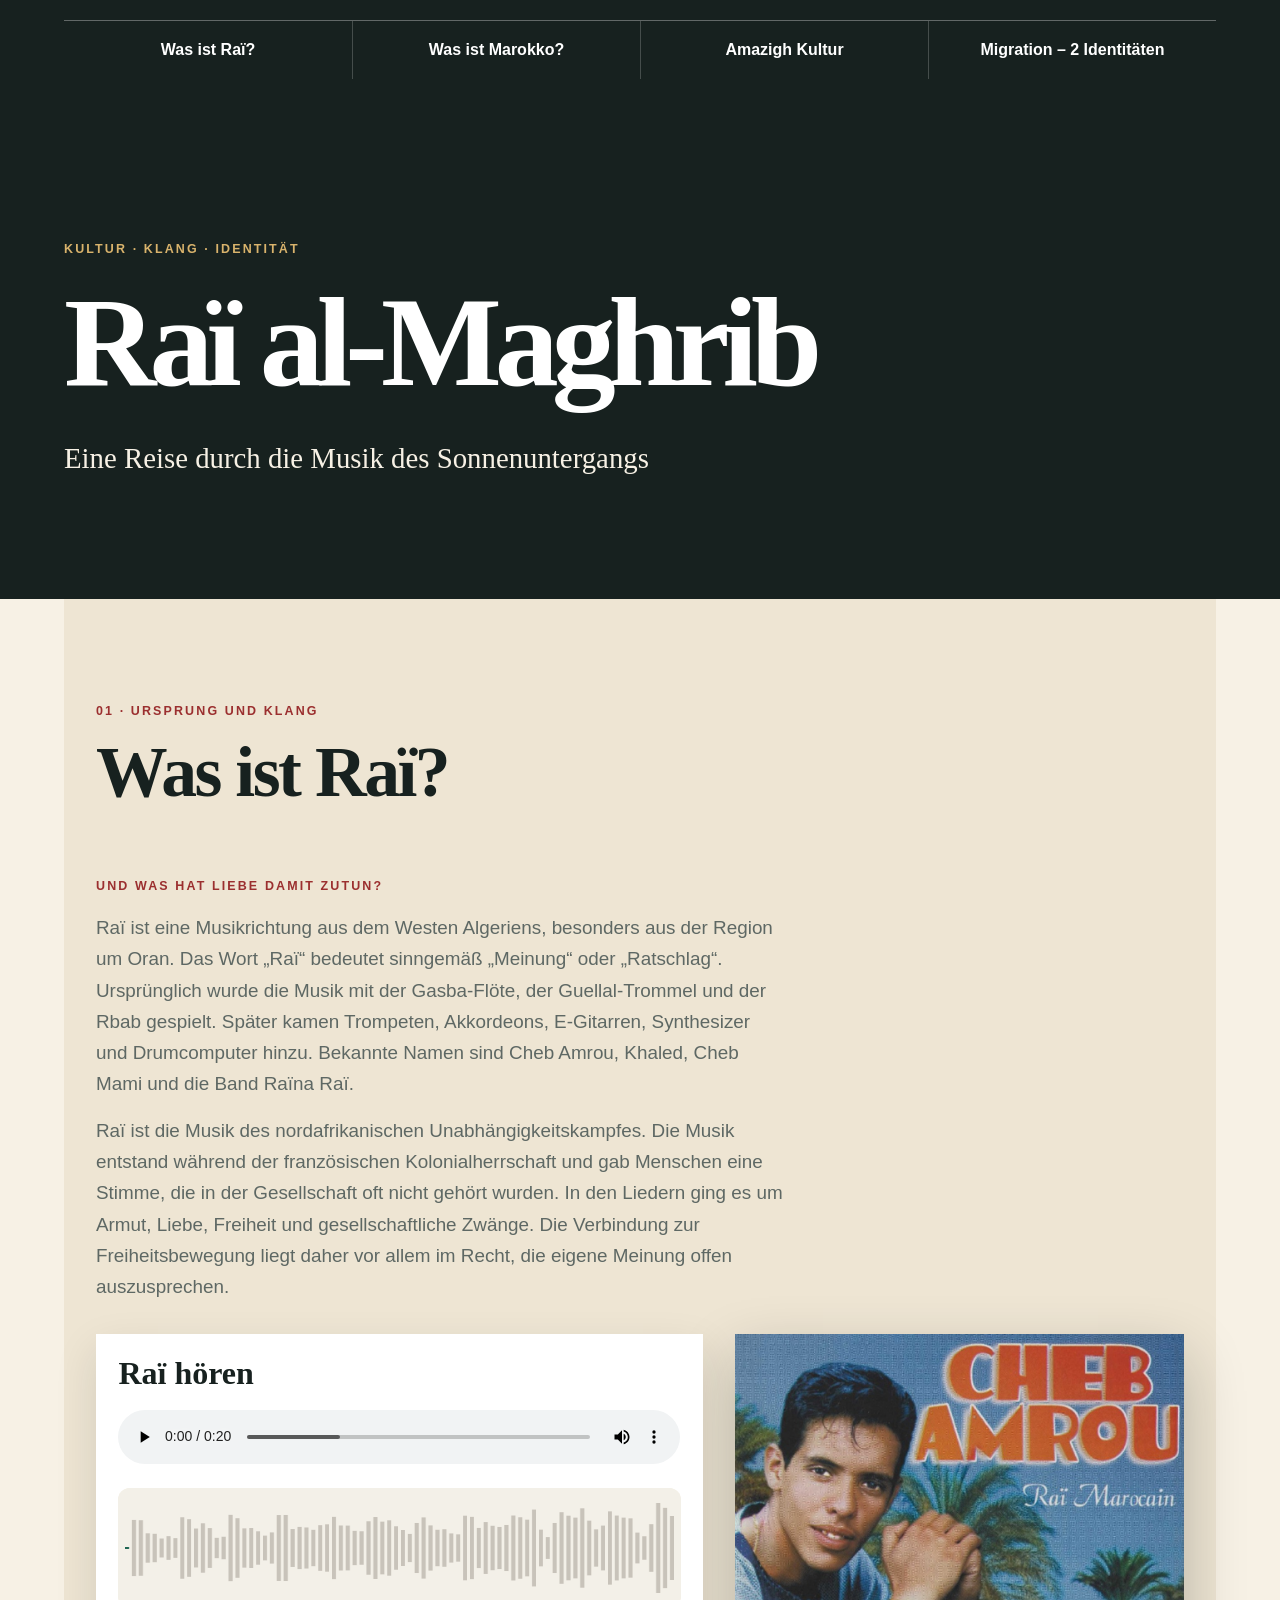
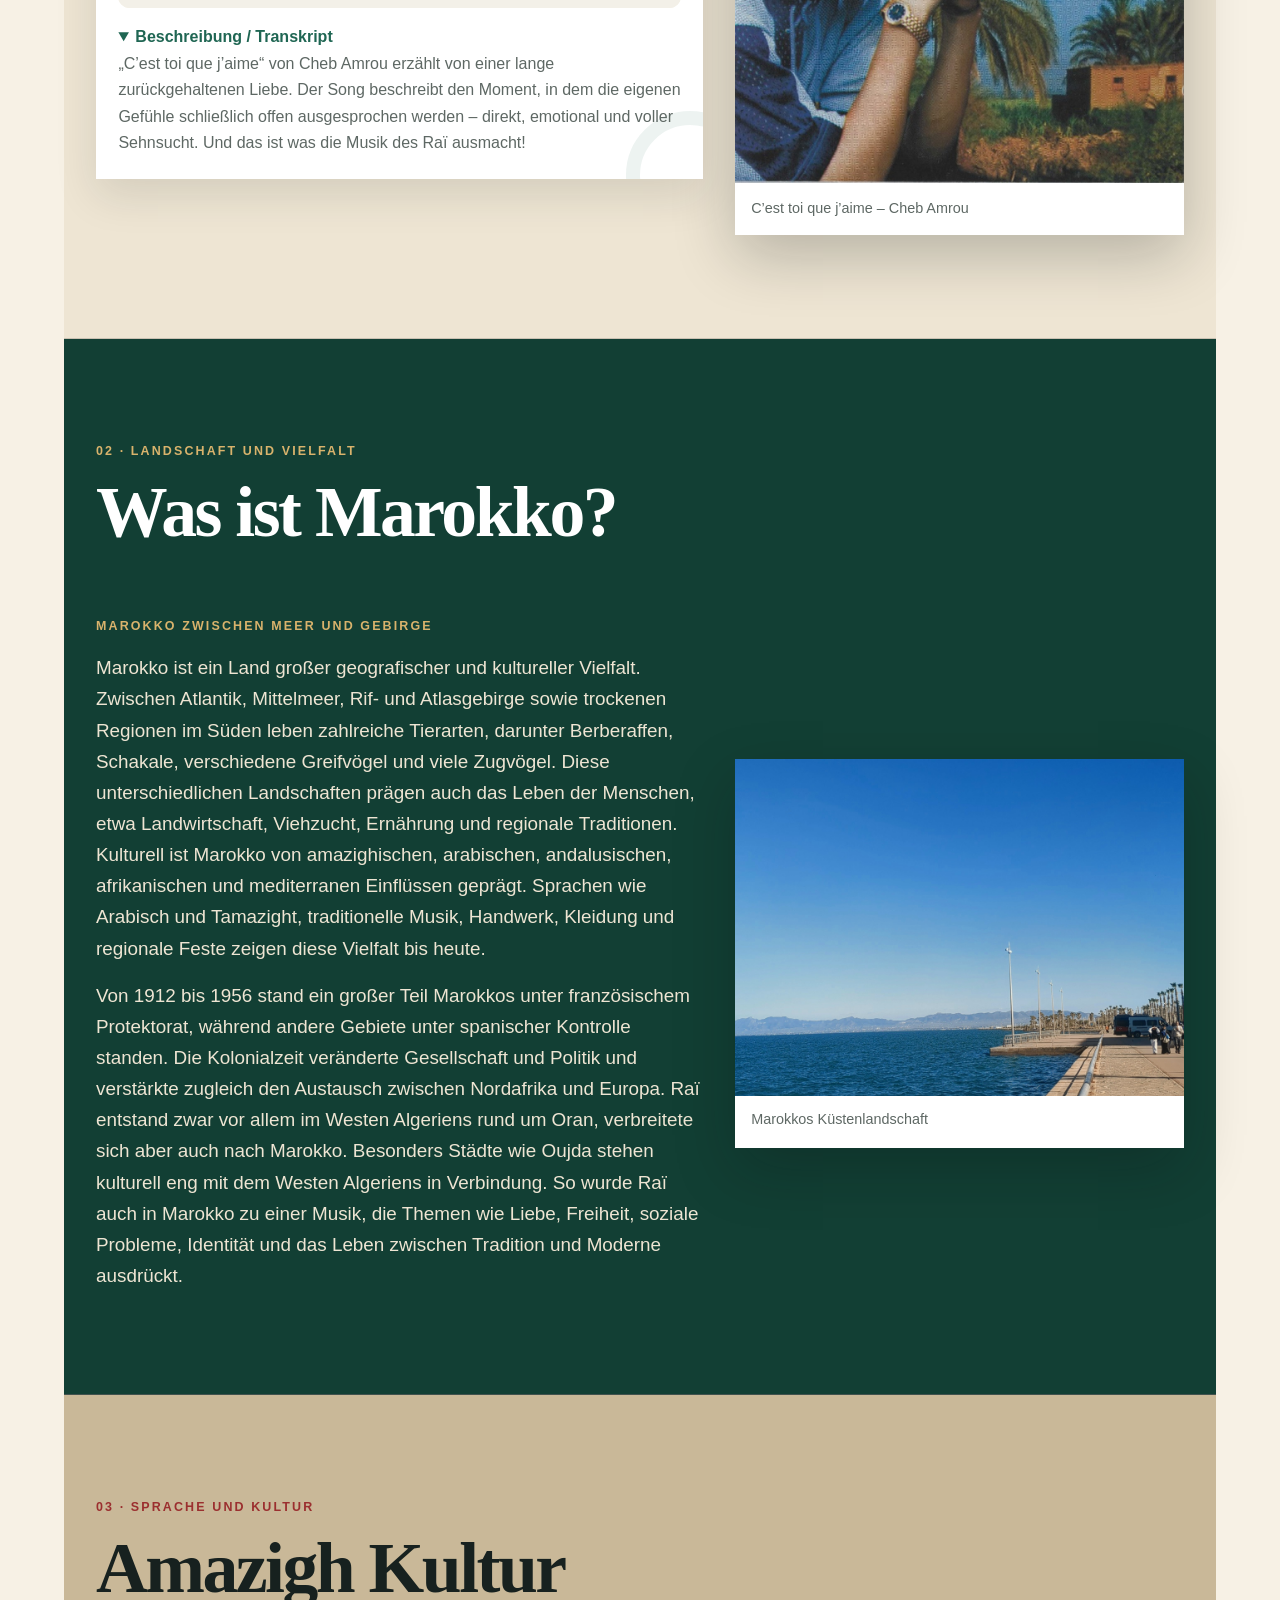
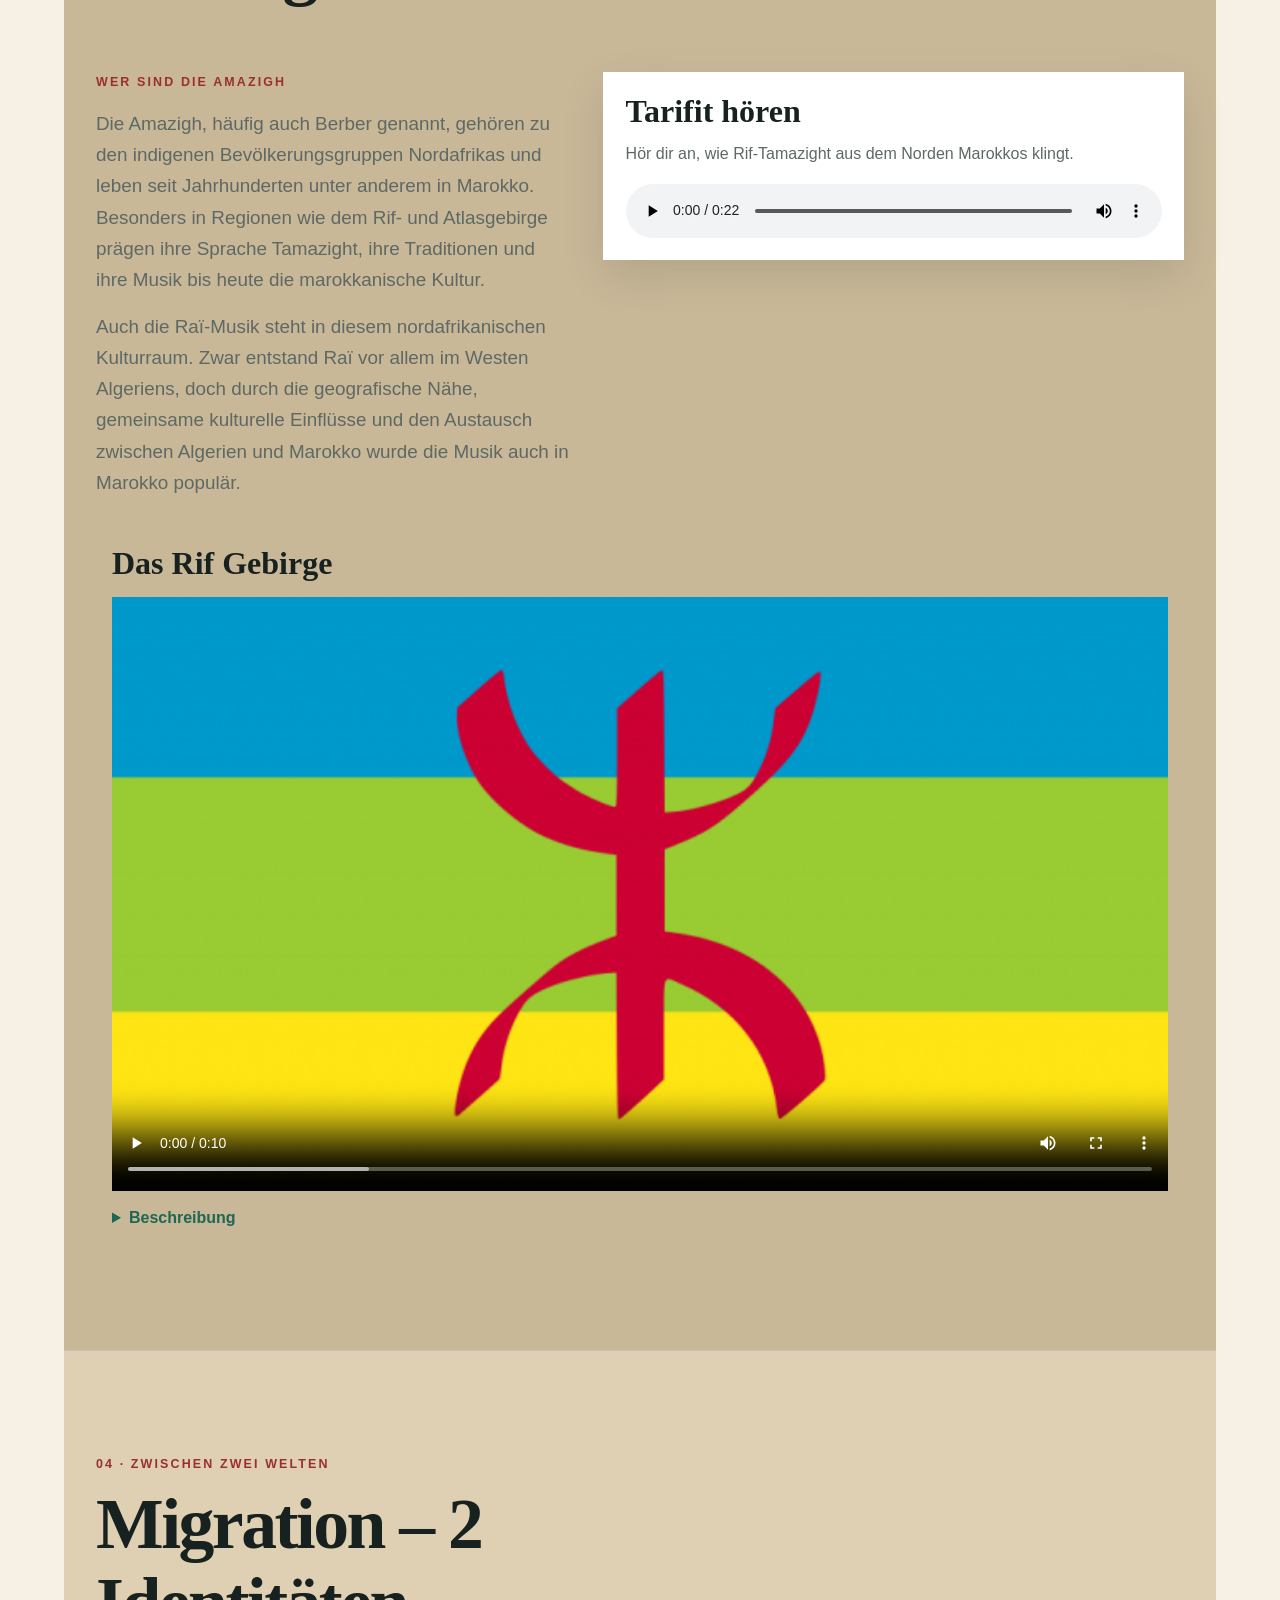
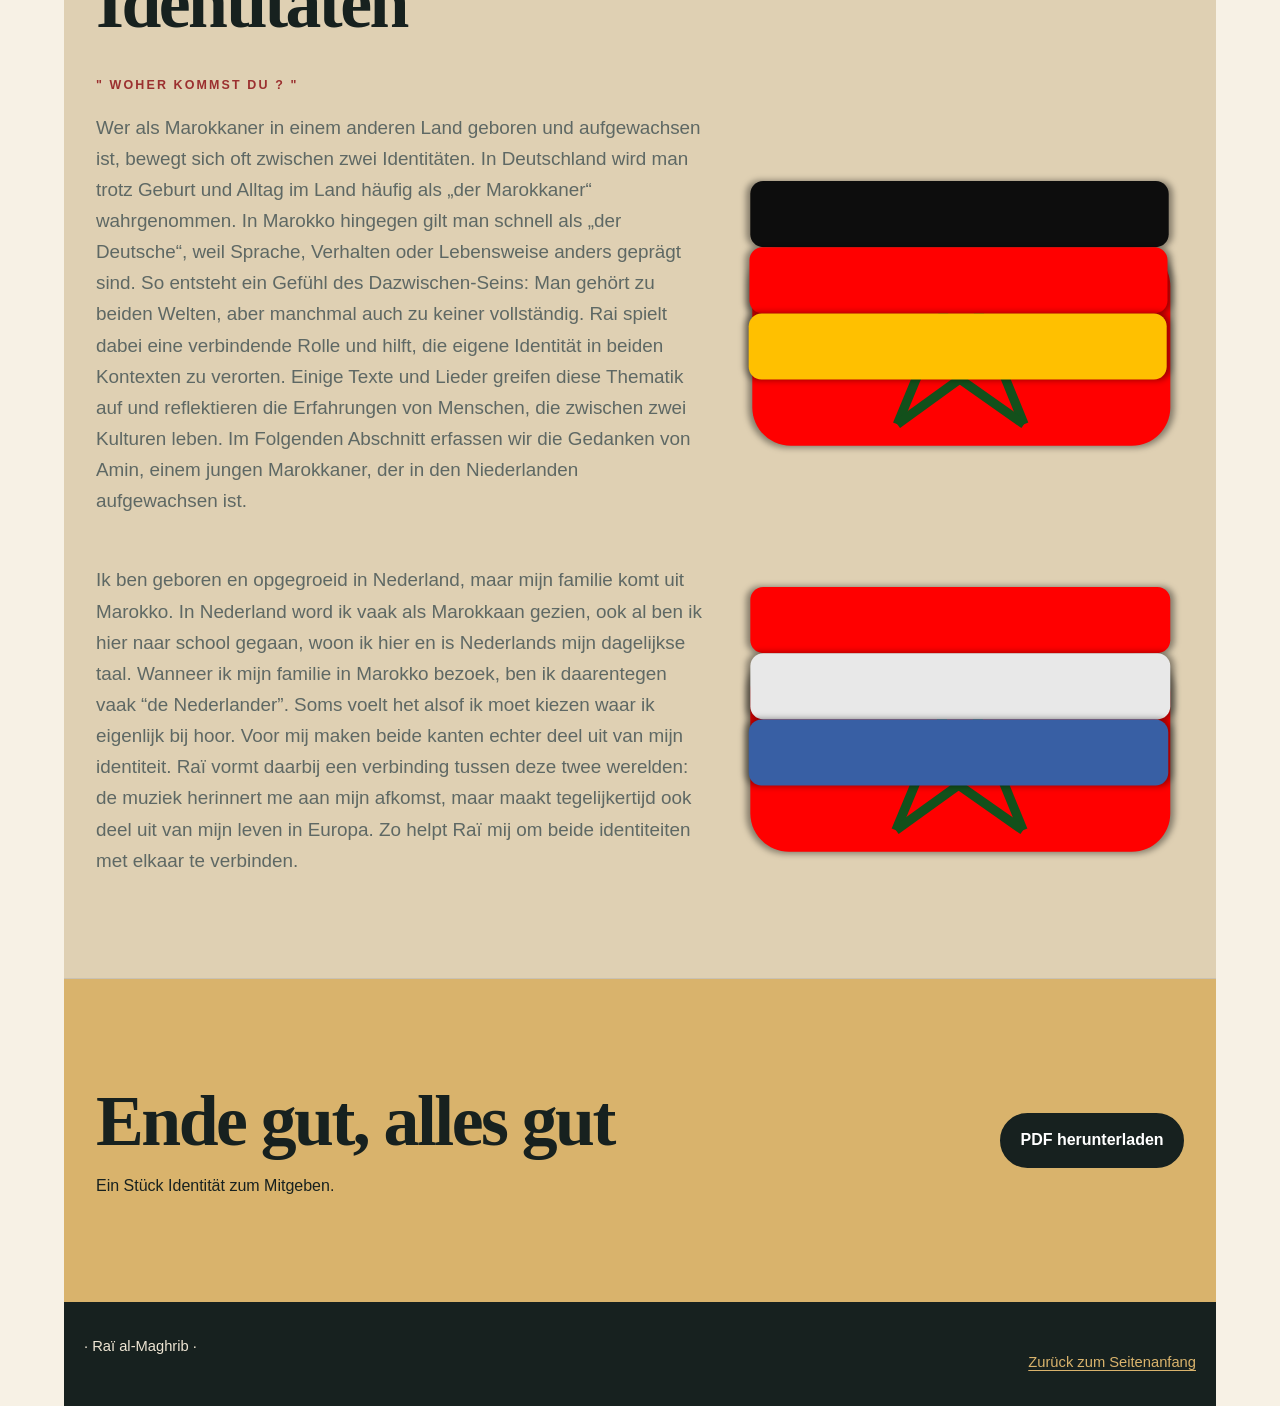
<file: Rai_al_maghrib/index.html>
<!doctype html>
<html lang="de">

<head>
    <meta charset="utf-8">

    <meta
        name="viewport"
        content="width=device-width, initial-scale=1">

    <meta
        name="description"
        content="Raï al-Maghrib – Website-Template zu Marokko, Raï, Amazigh-Kultur und Migration.">

    <title>
        Raï al-Maghrib – Musik des Sonnenuntergangs
    </title>

    <link
        rel="stylesheet"
        href="css/reset.css">

    <link
        rel="stylesheet"
        href="css/base.css">

    <link
        rel="stylesheet"
        href="css/components.css">

    <script
        src="js/canvas.js"
        defer>
    </script>
</head>

<body>

    <a
        class="skip-link"
        href="#hauptinhalt">
        Direkt zum Inhalt
    </a>


    <header class="site-header">
        
        <nav
            class="main-nav"
            aria-label="Hauptnavigation">

            <ul>

                <li>
                    <a href="#rai">
                        Was ist Raï?
                    </a>
                </li>

                <li>
                    <a href="#marokko">
                        Was ist Marokko?
                    </a>
                </li>

                <li>
                    <a href="#amazigh">
                        Amazigh Kultur
                    </a>
                </li>

                <li>
                    <a href="#migration">
                        Migration – 2 Identitäten
                    </a>
                </li>

            </ul>

        </nav>

        <div class="site-header__inner">

            <p class="eyebrow">
                Kultur · Klang · Identität
            </p>

            <h1>
                Raï al-Maghrib
            </h1>

            <p class="lead">
                Eine Reise durch die Musik des Sonnenuntergangs
            </p>

        </div>

    </header>


    <main id="hauptinhalt">


        <!-- ===================================================== -->
        <!-- 01 WAS IST RAÏ                                       -->
        <!-- ===================================================== -->

        <section
            id="rai"
            class="section section--rai"
            aria-labelledby="rai-title">


            <div class="section-heading">

                <p class="section-kicker">
                    01 · Ursprung und Klang
                </p>

                <h2 id="rai-title">
                    Was ist Raï?
                </h2>

            </div>


            <div class="rai-layout">


                <div class="editorial-copy">

                    <p class="placeholder-label">
                        Und was hat Liebe damit zutun?
                    </p>


                    <div class="text-slot">

                        <p>
                            Raï ist eine Musikrichtung aus dem Westen Algeriens,
                            besonders aus der Region um Oran. Das Wort „Raï“
                            bedeutet sinngemäß „Meinung“ oder „Ratschlag“.
                            Ursprünglich wurde die Musik mit der Gasba-Flöte,
                            der Guellal-Trommel und der Rbab gespielt.
                            Später kamen Trompeten, Akkordeons, E-Gitarren,
                            Synthesizer und Drumcomputer hinzu.
                            Bekannte Namen sind Cheb Amrou, Khaled,
                            Cheb Mami und die Band Raïna Raï.
                        </p>

                        <p>
                            Raï ist die Musik des nordafrikanischen
                            Unabhängigkeitskampfes. Die Musik entstand während
                            der französischen Kolonialherrschaft und gab Menschen
                            eine Stimme, die in der Gesellschaft oft nicht gehört
                            wurden. In den Liedern ging es um Armut, Liebe,
                            Freiheit und gesellschaftliche Zwänge.
                            Die Verbindung zur Freiheitsbewegung liegt daher
                            vor allem im Recht, die eigene Meinung offen
                            auszusprechen.
                        </p>

                    </div>

                </div>


                <!-- AUDIO -->

                <article
                    class="audio-card"
                    aria-labelledby="audio-title">


                    <div class="audio-card__top">

                        <div>
                            <h3 id="audio-title">
                                Raï hören
                            </h3>
                        </div>

                    </div>

                    <audio
                        id="raiAudio"
                        controls
                        preload="metadata">

                        <source
                            src="assets/audio/cest_toi_que_jaime_20s.wav"
                            type="audio/wav">

                        <source
                            src="assets/audio/cest_toi_que_jaime_20s.ogg"
                            type="audio/ogg">

                        <source
                            src="assets/audio/cest_toi_que_jaime_20s.mp3"
                            type="audio/mpeg">

                        Ihr Browser unterstützt das Audio-Element nicht.

                    </audio>


                    <!-- CANVAS -->

                    <canvas
                        id="audioCanvas"
                        width="800"
                        height="120"
                        aria-label="Visualisierung der Audio von C’est toi que j’aime">

                        Ihr Browser unterstützt das Canvas-Element nicht.

                    </canvas>


                    <details
                        class="audio-description"
                        open>

                        <summary>
                            Beschreibung / Transkript
                        </summary>

                        <p>
                            „C’est toi que j’aime“ von Cheb Amrou erzählt von
                            einer lange zurückgehaltenen Liebe. Der Song
                            beschreibt den Moment, in dem die eigenen Gefühle
                            schließlich offen ausgesprochen werden – direkt,
                            emotional und voller Sehnsucht. Und das ist was
                            die Musik des Raï ausmacht!
                        </p>

                    </details>

                </article>


                <!-- ALBUMCOVER -->

                <figure class="album-card">

                    <img
                        src="assets/images/cest_toi_que_jaime-cover.jpg"
                        alt="Albumcover von C’est toi que j’aime von Cheb Amrou">

                    <figcaption>
                        C’est toi que j’aime – Cheb Amrou
                    </figcaption>

                </figure>

            </div>

        </section>
            <section
        id="marokko"
        class="section section--marokko"
        aria-labelledby="marokko-title">

        <div class="section-heading section-heading--light">

            <p class="section-kicker">
                02 · Landschaft und Vielfalt
            </p>

            <h2 id="marokko-title">
                Was ist Marokko?
            </h2>

        </div>


        <div class="marokko-grid">


            <!-- TEXT -->

            <article class="marokko-copy">

                <p class="placeholder-label">
                    Marokko zwischen Meer und Gebirge
                </p>

                <div class="text-slot text-slot--marokko">

                    <p>
                        Marokko ist ein Land großer geografischer und kultureller Vielfalt. Zwischen Atlantik, Mittelmeer, Rif- und Atlasgebirge sowie trockenen Regionen im Süden leben zahlreiche Tierarten, darunter Berberaffen, Schakale, verschiedene Greifvögel und viele Zugvögel. Diese unterschiedlichen Landschaften prägen auch das Leben der Menschen, etwa Landwirtschaft, Viehzucht, Ernährung und regionale Traditionen.
                        Kulturell ist Marokko von amazighischen, arabischen, andalusischen, afrikanischen und mediterranen Einflüssen geprägt. Sprachen wie Arabisch und Tamazight, traditionelle Musik, Handwerk, Kleidung und regionale Feste zeigen diese Vielfalt bis heute.
                    </p>

                    <p>
                        Von 1912 bis 1956 stand ein großer Teil Marokkos unter französischem Protektorat, während andere Gebiete unter spanischer Kontrolle standen. Die Kolonialzeit veränderte Gesellschaft und Politik und verstärkte zugleich den Austausch zwischen Nordafrika und Europa. Raï entstand zwar vor allem im Westen Algeriens rund um Oran, verbreitete sich aber auch nach Marokko. Besonders Städte wie Oujda stehen kulturell eng mit dem Westen Algeriens in Verbindung. So wurde Raï auch in Marokko zu einer Musik, die Themen wie Liebe, Freiheit, soziale Probleme, Identität und das Leben zwischen Tradition und Moderne ausdrückt. 
                    </p>

                </div>

            </article>


            <!-- BILD -->

            <figure class="photo-card photo-card--marokko">

                <img
                    src="assets/images/meer-platzhalter.jpeg"
                    alt="Blick auf das Meer in Marokko">

                <figcaption>
                    Marokkos Küstenlandschaft
                </figcaption>

            </figure>


        </div>

    </section>



        <!-- ===================================================== -->
        <!-- 03 AMAZIGH KULTUR                                    -->
        <!-- ===================================================== -->

        <section
            id="amazigh"
            class="section section--amazigh"
            aria-labelledby="amazigh-title">


            <div class="section-heading">

                <p class="section-kicker">
                    03 · Sprache und Kultur
                </p>

                <h2 id="amazigh-title">
                    Amazigh Kultur
                </h2>

            </div>


            <div class="amazigh-grid">


                <!-- TEXT -->

                <article class="amazigh-copy">

                    <p class="placeholder-label">
                        Wer sind die Amazigh
                    </p>


                    <div class="text-slot">

                        <p>
                            Die Amazigh, häufig auch Berber genannt,
                            gehören zu den indigenen Bevölkerungsgruppen
                            Nordafrikas und leben seit Jahrhunderten unter
                            anderem in Marokko. Besonders in Regionen wie
                            dem Rif- und Atlasgebirge prägen ihre Sprache
                            Tamazight, ihre Traditionen und ihre Musik bis
                            heute die marokkanische Kultur.
                        </p>

                        <p>
                            Auch die Raï-Musik steht in diesem
                            nordafrikanischen Kulturraum. Zwar entstand
                            Raï vor allem im Westen Algeriens, doch durch
                            die geografische Nähe, gemeinsame kulturelle
                            Einflüsse und den Austausch zwischen Algerien
                            und Marokko wurde die Musik auch in Marokko
                            populär.
                        </p>

                    </div>

                </article>


                <!-- AUDIO -->

                <div class="amazigh-media">

                    <div class="audio-box">
                        <h3>
                            Tarifit hören
                        </h3>

                        <p class="audio-box__text">
                            Hör dir an, wie Rif-Tamazight aus dem Norden
                            Marokkos klingt.
                        </p>


                        <audio
                            class="audio-box__player"
                            controls
                            preload="metadata">

                            <source
                                src="assets/audio/tamazight.mp3"
                                type="audio/mpeg">

                            <source
                                src="assets/audio/tamazight.ogg"
                                type="audio/ogg">

                            <source
                                src="assets/audio/tamazight.wav"
                                type="audio/wav">

                            Dein Browser unterstützt das Audio-Element nicht.

                        </audio>

                    </div>

                </div>


                <!-- VIDEO -->

                <article
                    class="video-card"
                    aria-labelledby="video-title">


                    <div class="video-card__heading">

                        <div>
                            <h3 id="video-title">
                                Das Rif Gebirge
                            </h3>
                        </div>
                    </div>

                    <video
                        controls
                        preload="metadata"
                        poster="assets/images/video-poster.png">

                        <source
                            src="assets/video/Bauernhof_Video.mp4"
                            type="video/mp4">

                        <source
                            src="assets/video/Bauernhof_Video.webm"
                            type="video/webm">

                        <source
                            src="assets/video/Bauernhof_Video.ogv"
                            type="video/ogg">

                        Ihr Browser unterstützt das Video-Element nicht.

                    </video>


                    <details>

                        <summary>
                            Beschreibung
                        </summary>

                        <p>
                            Das Rif-Gebirge im Norden und Nordosten Marokkos
                            ist nicht nur landschaftlich prägend, sondern
                            auch ein wichtiger kultureller Raum der Amazigh.
                            Besonders die dort lebenden Rif-Amazigh haben
                            über Generationen eigene sprachliche,
                            musikalische und gesellschaftliche Traditionen
                            bewahrt. Die Region steht damit beispielhaft
                            für die kulturelle Vielfalt Marokkos und bildet
                            einen wichtigen Hintergrund für das Verständnis
                            nordmarokkanischer Identität.
                        </p>

                    </details>

                </article>


            </div>

        </section>



        <!-- ===================================================== -->
        <!-- 04 MIGRATION                                         -->
        <!-- ===================================================== -->

        <section
            id="migration"
            class="section section--migration"
            aria-labelledby="migration-title">


            <div class="migration-layout">


                <div>

                    <div class="section-heading section-heading--migration">

                        <p class="section-kicker">
                            04 · Zwischen zwei Welten
                        </p>

                        <h2 id="migration-title">
                            Migration – 2 Identitäten
                        </h2>

                    </div>


                    <p class="placeholder-label">
                        " Woher kommst du ? "
                    </p>

                <div class="identity-pairs">

                    <div class="identity-pair">

                        <div class="text-slot text-slot--wide">
                            <p>
                                Wer als Marokkaner in einem anderen Land geboren und
                                aufgewachsen ist, bewegt sich oft zwischen zwei Identitäten.
                                In Deutschland wird man trotz Geburt und Alltag im Land häufig
                                als „der Marokkaner“ wahrgenommen. In Marokko hingegen gilt man
                                schnell als „der Deutsche“, weil Sprache, Verhalten oder
                                Lebensweise anders geprägt sind.

                                So entsteht ein Gefühl des Dazwischen-Seins: Man gehört zu beiden
                                Welten, aber manchmal auch zu keiner vollständig. Rai spielt
                                dabei eine verbindende Rolle und hilft, die eigene Identität in
                                beiden Kontexten zu verorten. Einige Texte und Lieder greifen
                                diese Thematik auf und reflektieren die Erfahrungen von Menschen,
                                die zwischen zwei Kulturen leben.

                                Im Folgenden Abschnitt erfassen wir die Gedanken von Amin,
                                einem jungen Marokkaner, der in den Niederlanden
                                aufgewachsen ist.
                            </p>
                        </div>

                        <figure class="identity-flag">
                            <img
                                src="assets/images/D_Flagge.svg"
                                alt="Verbindung der deutschen und marokkanischen Identität">
                        </figure>

                    </div>


                    <div class="identity-pair">

                        <div class="text-slot text-slot--wide">
                            <p>
                                Ik ben geboren en opgegroeid in Nederland, maar mijn familie
                                komt uit Marokko. In Nederland word ik vaak als Marokkaan
                                gezien, ook al ben ik hier naar school gegaan, woon ik hier
                                en is Nederlands mijn dagelijkse taal. Wanneer ik mijn familie
                                in Marokko bezoek, ben ik daarentegen vaak “de Nederlander”.

                                Soms voelt het alsof ik moet kiezen waar ik eigenlijk bij hoor.
                                Voor mij maken beide kanten echter deel uit van mijn identiteit.
                                Raï vormt daarbij een verbinding tussen deze twee werelden:
                                de muziek herinnert me aan mijn afkomst, maar maakt tegelijkertijd
                                ook deel uit van mijn leven in Europa. Zo helpt Raï mij om beide
                                identiteiten met elkaar te verbinden.
                            </p>
                        </div>

                        <figure class="identity-flag">
                            <img
                                src="assets/images/N_Flagge.svg"
                                alt="Verbindung der niederländischen und marokkanischen Identität">
                        </figure>

                    </div>
                </div>
            </div>
        </div>
    </section>



        <!-- ===================================================== -->
        <!-- PDF DOWNLOAD                                         -->
        <!-- ===================================================== -->

        <section
            id="download"
            class="section section--download"
            aria-labelledby="download-title">


            <div>

                <h2 id="download-title">
                Ende gut, alles gut
                </h2>

                <p>
                    Ein Stück Identität zum Mitgeben.
                </p>

            </div>


            <a
                class="button button--download"
                href="assets/pdf/rai_Musik.pdf"
                download>

                PDF herunterladen

            </a>

        </section>


    </main>



    <footer class="site-footer">

        <p>
        · Raï al-Maghrib ·
        </p>

        <p>
            <a href="#hauptinhalt">
                Zurück zum Seitenanfang
            </a>
        </p>

    </footer>


</body>
</html>
</file>
<file: Rai_al_maghrib/css/base.css>
/* 2. Ebene der CSS-Kaskade: globale Regeln und Farbwelt */
:root {
    --color-ink: #17211f;
    --color-paper: #f7f1e5;
    --color-paper-deep: #eee5d3;
    --color-sand: #d9b36c;
    --color-sand-soft: #ead3a2;
    --color-red: #9b2f2f;
    --color-green: #1f6653;
    --color-green-deep: #123f34;
    --color-teal: #2f7f79;
    --color-white: #ffffff;
    --color-muted: #5e6864;
    --color-border: #c9c1b2;
    --color-dark-border: #42524e;
    --color-migration: #dfd0b3;

    --shadow-soft: 0 1rem 2.5rem rgba(23, 33, 31, 0.12);
    --shadow-strong: 0 1.4rem 3.6rem rgba(8, 18, 16, 0.24);

    --font-display: Georgia, "Times New Roman", serif;
    --font-body: Arial, Helvetica, sans-serif;

    --content-width: 72rem;
}

html {
    scroll-behavior: smooth;
}

body {
    min-width: 20rem;
    overflow-x: hidden;
    background: var(--color-paper);
    color: var(--color-ink);
    font-family: var(--font-body);
    font-size: 1rem;
    line-height: 1.65;
}

a {
    color: var(--color-green);
    text-underline-offset: 0.22em;
}

a:hover,
a:focus-visible {
    color: var(--color-red);
}

h1,
h2,
h3 {
    font-family: var(--font-display);
    line-height: 1.1;
}

h1 {
    font-size: clamp(3.8rem, 10vw, 8rem);
    letter-spacing: -0.055em;
}

h2 {
    max-width: 18ch;
    font-size: clamp(2.4rem, 5.6vw, 4.6rem);
    letter-spacing: -0.035em;
}

h3 {
    font-size: clamp(1.35rem, 3vw, 2rem);
}

p + p {
    margin-top: 1rem;
}

button,
.button {
    min-height: 2.8rem;
}

:focus-visible {
    outline: 0.2rem solid var(--color-red);
    outline-offset: 0.25rem;
}

.skip-link {
    position: absolute;
    left: 1rem;
    top: -6rem;
    z-index: 200;
    padding: 0.8rem 1rem;
    background: var(--color-white);
    color: var(--color-ink);
    font-weight: 700;
}

.skip-link:focus {
    top: 1rem;
}
</file>
<file: Rai_al_maghrib/css/components.css>
/* ============================================================= */
/* HERO                                                          */
/* ============================================================= */

.site-header {
    position: relative;
    overflow: hidden;

    padding: 1.25rem;

    background: var(--color-ink);

    color: var(--color-white);
}



.site-header__inner,
.main-nav,
.section,
.site-footer {
    width: 100%;
    max-width: var(--content-width);

    margin-left: auto;
    margin-right: auto;
}


.site-header__inner {
    position: relative;

    z-index: 2;

    padding-block:
        clamp(5rem, 13vw, 10rem)
        clamp(3.8rem, 8vw, 6rem);
}


.eyebrow,
.section-kicker,
.media-kicker,
.placeholder-label {
    font-size: 0.78rem;
    font-weight: 700;

    letter-spacing: 0.17em;

    text-transform: uppercase;
}


.eyebrow {
    margin-bottom: 0.75rem;

    color: var(--color-sand);
}


.lead {
    max-width: 44rem;

    margin-top: 1.4rem;

    color: var(--color-paper);

    font-family: var(--font-display);
    font-size: clamp(1.25rem, 2.7vw, 1.8rem);
}


.hero-decoration {
    position: absolute;

    inset: 0;

    pointer-events: none;
}




/* ============================================================= */
/* NAVIGATION                                                    */
/* ============================================================= */

.main-nav {
    position: relative;

    z-index: 3;

    border-top:
        0.0625rem solid rgba(255, 255, 255, 0.32);
}


.main-nav ul {
    display: grid;

    grid-template-columns: 1fr;
}


.main-nav li + li {
    border-top:
        0.0625rem solid rgba(255, 255, 255, 0.2);
}


.main-nav a {
    display: block;

    padding: 1rem 0.5rem;

    color: var(--color-white);

    font-weight: 700;

    text-align: center;

    text-decoration: none;
}


.main-nav a:hover,
.main-nav a:focus-visible {
    color: var(--color-sand);
}



/* ============================================================= */
/* ALLGEMEINE SECTION-ELEMENTE                                   */
/* ============================================================= */

.section {
    position: relative;

    padding:
        clamp(4.5rem, 8vw, 7rem)
        1.25rem;

    border-bottom:
        0.0625rem solid var(--color-border);
}


.section-heading {
    margin-bottom:
        clamp(2.5rem, 5vw, 4rem);
}


.section-kicker {
    margin-bottom: 0.7rem;

    color: var(--color-red);
}


.section-heading--light .section-kicker,
.section--marokko .media-kicker {
    color: var(--color-sand);
}


.section-heading--light h2 {
    color: var(--color-white);
}


.placeholder-label {
    margin-bottom: 1rem;

    color: var(--color-red);
}


.media-kicker {
    margin-bottom: 0.4rem;

    color: var(--color-green);
}


.text-slot {
    max-width: 43rem;

    color: var(--color-muted);

    font-size:
        clamp(1.04rem, 1.8vw, 1.18rem);
}


.text-slot--wide {
    max-width: 49rem;
}


/* ============================================================= */
/* 01 RAÏ                                                        */
/* ============================================================= */

.section--rai {
    background: var(--color-paper-deep);
}


.rai-layout {
    display: grid;

    gap: 2rem;
}


.editorial-copy {
    align-self: center;
}



/* AUDIO -------------------------------------------------------- */

.audio-card {
    position: relative;

    overflow: hidden;

    max-width: 39rem;

    margin-top: 2.3rem;

    padding: 1.4rem;

    background: var(--color-white);

    box-shadow: var(--shadow-soft);
}


.audio-card::after {
    position: absolute;

    right: -3.2rem;
    bottom: -3.8rem;

    width: 8rem;
    height: 8rem;

    border:
        0.9rem solid rgba(31, 102, 83, 0.08);

    border-radius: 50%;

    content: "";
}


.audio-card__top,
.video-card__heading {
    display: flex;

    align-items: center;
    justify-content: space-between;

    gap: 1rem;
}

.audio-card audio {
    width: 100%;

    margin-top: 1.15rem;
}

/* CANVAS ------------------------------------------------------- */

#audioCanvas {
    display: block;

    width: 100%;
    height: 120px;

    margin-top: 1rem;
    margin-bottom: 1rem;

    background: var(--color-paper);

    border-radius: 0.75rem;
}



/* AUDIO BESCHREIBUNG ------------------------------------------ */

.audio-card details,
.video-card details {
    position: relative;

    z-index: 2;

    margin-top: 0.9rem;

    color: var(--color-muted);
}


.audio-card summary,
.video-card summary {
    cursor: pointer;

    color: var(--color-green);

    font-weight: 700;
}



/* ALBUM ------------------------------------------------------- */

.album-card {
    overflow: hidden;

    margin: 0;

    background: var(--color-white);

    box-shadow: var(--shadow-strong);
}


.album-card img {
    display: block;

    width: 100%;

    aspect-ratio: 1 / 1;

    object-fit: cover;
}


.album-card figcaption {
    padding: 0.9rem 1rem;

    color: var(--color-muted);

    font-size: 0.9rem;
}
/* BUTTONS ----------------------------------------------------- */

.button {
    display: inline-flex;

    align-items: center;
    justify-content: center;

    margin-top: 1.2rem;

    padding: 0.75rem 1.15rem;

    border:
        0.125rem solid var(--color-green);

    border-radius: 999px;

    background: var(--color-green);

    color: var(--color-white);

    font-weight: 700;

    text-decoration: none;

    cursor: pointer;
}


.button:hover,
.button:focus-visible {
    border-color: var(--color-red);

    background: var(--color-red);

    color: var(--color-white);
}



/* ============================================================= */
/* 02 MAROKKO                                                    */
/* ============================================================= */
.section--marokko {
    background: var(--color-green-deep);

    color: var(--color-white);

    border-bottom-color:
        var(--color-dark-border);
}

.marokko-grid {
    display: grid;

    gap: 2rem;

    align-items: center;
}


.marokko-copy {
    align-self: center;
}


.section--marokko .placeholder-label {
    color: var(--color-sand);
}


.text-slot--marokko {
    color: var(--color-paper-deep);
}


/* MEERBILD ----------------------------------------------------- */

.photo-card--marokko {
    overflow: hidden;

    margin: 0;

    background: var(--color-white);

    box-shadow: var(--shadow-strong);
}


.photo-card--marokko img {
    display: block;

    width: 100%;
    height: auto;

    aspect-ratio: 4 / 3;

    object-fit: cover;
}


.photo-card--marokko figcaption {
    padding:
        0.75rem
        1rem
        1rem;

    color: var(--color-muted);

    font-size: 0.9rem;
}

/* ============================================================= */
/* 03 AMAZIGH                                                    */
/* ============================================================= */

.section--amazigh {
    background: #c9b898;
}


.amazigh-grid {
    display: grid;

    gap: 2rem;
}


.amazigh-copy {
    align-self: start;
}


.amazigh-media {
    align-self: start;
}


.video-card {
    align-self: start;

    width: 100%;

    padding: 1rem;
}


.video-card video {
    /*musste die 16:9 Skallierung sicherstellen */
    display: block;

    width: 100%;
    max-width: none;

    aspect-ratio: 16 / 9;

    object-fit: cover;

    margin-top: 1rem;
}



/* AMAZIGH AUDIO ----------------------------------------------- */

.audio-box {
    position: relative;

    margin-top: 2rem;

    padding: 1.4rem;

    background: var(--color-white);

    box-shadow: var(--shadow-soft);
}


.audio-box__text {
    margin-top: 0.75rem;

    color: var(--color-muted);
}


.audio-box__player {
    display: block;

    width: 100%;

    margin-top: 1rem;
}



/* ============================================================= */
/* 04 MIGRATION                                                  */
/* ============================================================= */

.section--migration {
    background: var(--color-migration);
}

.migration-layout {
    display: grid;

    gap: 2.3rem;

    align-items: center;
}


.section-heading--migration {
    margin-bottom: 2rem;
}



/* SVG-FLAGGEN -------------------------------------------------- */

.identity-pairs {
    display: grid;

    gap: 3rem;
}


.identity-pair {
    display: grid;

    gap: 2rem;

    align-items: center;
}


.identity-flag {
    margin: 0;
}

.identity-flag img {
    display: block;

    width: 100%;
    height: auto;
}

/* ============================================================= */
/* PDF DOWNLOAD                                                  */
/* ============================================================= */

.section--download {
    display: grid;

    gap: 2rem;

    align-items: center;

    background: var(--color-sand);

    border-bottom: 0;
}

.section--download .section-kicker {
    color: var(--color-green-deep);
}


.section--download p:last-child {
    max-width: 45rem;

    margin-top: 0.8rem;

    color: var(--color-ink);
}


.button--download {
    margin-top: 0;

    border-color: var(--color-ink);

    background: var(--color-ink);
}



/* ============================================================= */
/* FOOTER                                                        */
/* ============================================================= */

.site-footer {
    display: flex;

    flex-wrap: wrap;

    justify-content: space-between;

    gap: 1rem;

    padding: 2rem 1.25rem;

    background: var(--color-ink);

    color: var(--color-paper-deep);

    font-size: 0.92rem;
}


.site-footer a {
    color: var(--color-sand);
}



/* ============================================================= */
/* RESPONSIVE                                                    */
/* ============================================================= */

@media screen and (min-width: 48rem) {

    .site-header,
    .section {
        padding-inline: 2rem;
    }

    .identity-pair {
        grid-template-columns:
            minmax(0, 1.15fr)
            minmax(20rem, 0.85fr);
    }
    /* Navigation */

    .main-nav ul {
        grid-template-columns:
            repeat(4, 1fr);
    }


    .main-nav li + li {
        border-top: 0;

        border-left:
            0.0625rem solid
            rgba(255, 255, 255, 0.2);
    }



    /* Raï */

    .rai-layout {
        grid-template-columns:
            minmax(0, 1.15fr)
            minmax(19rem, 0.85fr);

        align-items: start;
    }


    .editorial-copy {
        grid-column: 1 / -1;
    }


    .audio-card {
        grid-column: 1;

        width: 100%;
        max-width: none;

        margin-top: 0;
    }


    .album-card {
        grid-column: 2;
    }

    /* Marokko */

    .marokko-grid {
    grid-template-columns:
        minmax(0, 1.15fr)
        minmax(19rem, 0.85fr);

    align-items: center;
    }
    
    /* Amazigh */

    .amazigh-grid {
        grid-template-columns:
            minmax(0, 0.9fr)
            minmax(22rem, 1.1fr);

        align-items: start;
    }


    .amazigh-media .audio-box {
        margin-top: 0;
    }



    /* Download */

    .section--download {
        grid-template-columns:
            minmax(0, 1fr)
            auto;
    }
}



/* ============================================================= */
/* GROẞE DESKTOPS                                                */
/* ============================================================= */

@media screen and (min-width: 70rem) {
    .video-card {
        grid-column: 1 / -1;

        width: 100%;
    }

}
</file>
